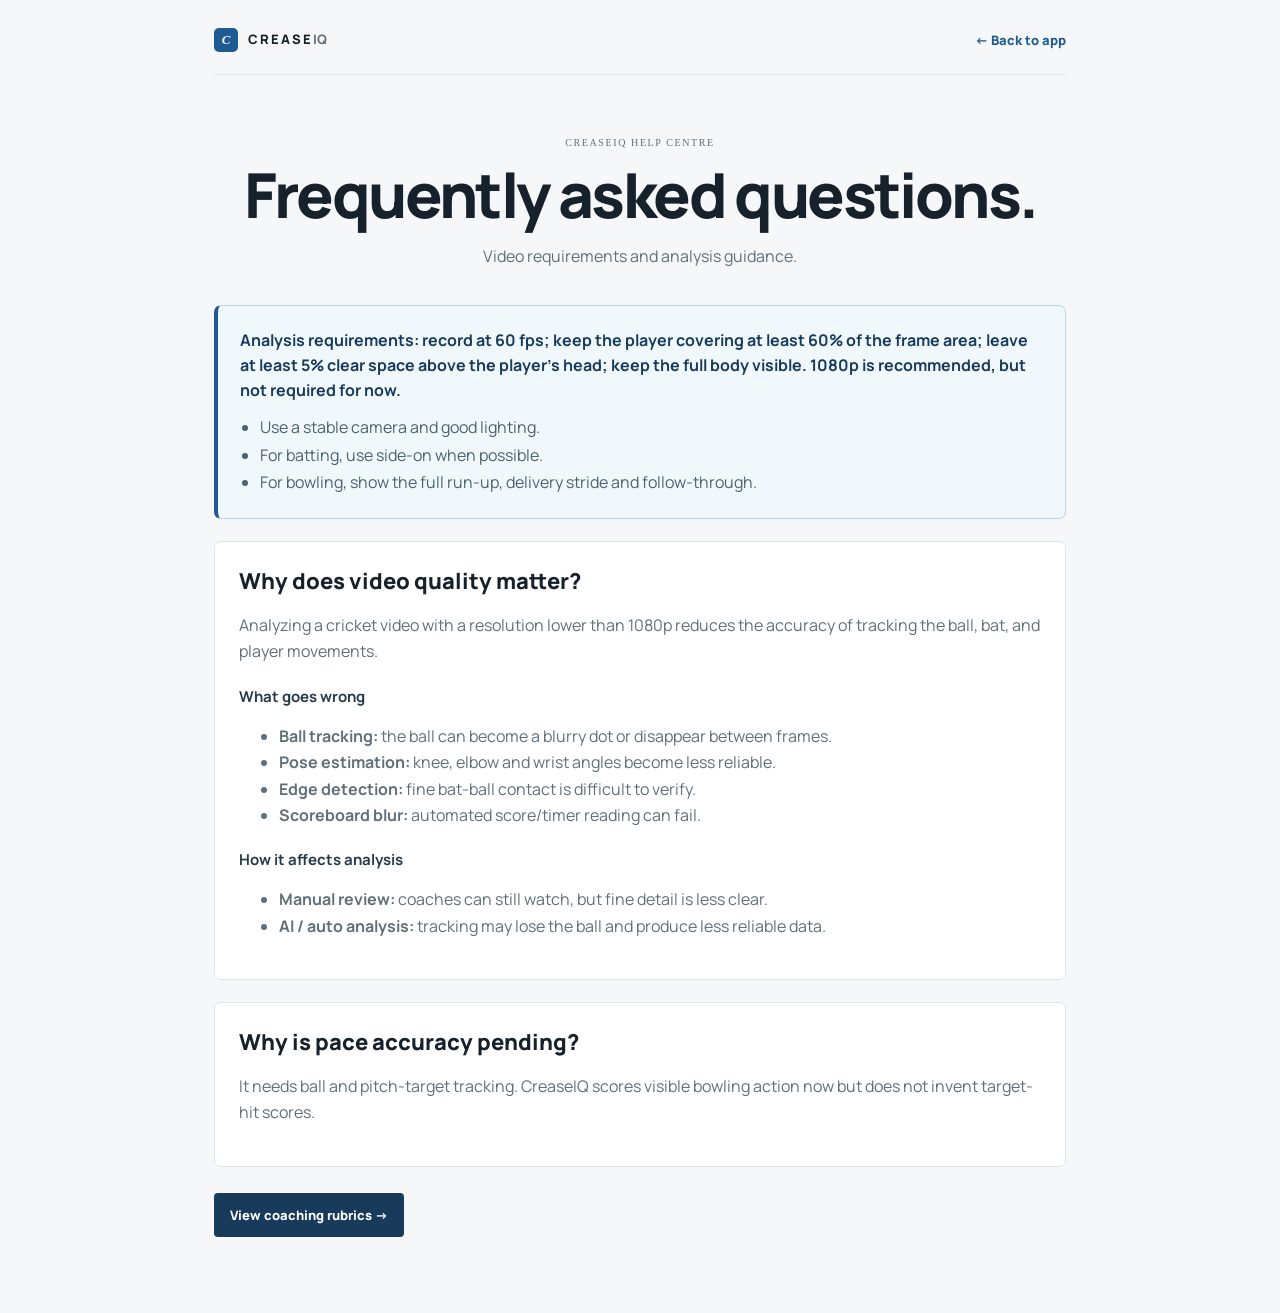
<file: faq.html>
<!doctype html><html lang="en"><head><meta charset="UTF-8"><meta name="viewport" content="width=device-width,initial-scale=1"><title>CreaseIQ FAQ</title><link rel="preconnect" href="https://fonts.googleapis.com"><link rel="preconnect" href="https://fonts.gstatic.com" crossorigin><link href="https://fonts.googleapis.com/css2?family=Manrope:wght@400;600;700;800&display=swap" rel="stylesheet"><link rel="stylesheet" href="styles.css"><style>.page{max-width:900px;margin:auto;padding:28px 24px 76px}.top{display:flex;justify-content:space-between;align-items:center;border-bottom:1px solid #dfe5e8;padding-bottom:22px}.top a{text-decoration:none}.back,.go{color:#1d5b92;font-size:13px;font-weight:800}.hero{padding:50px 0 20px}.hero h1{font:800 clamp(38px,6vw,62px)/1.05 Manrope,sans-serif;letter-spacing:-2.6px;margin:10px 0}.hero p,.card p,.card li{color:#60707a;line-height:1.65}.requirements{padding:22px;border:1px solid #b9d9e9;border-left:4px solid #1d5b92;border-radius:7px;background:#f1f8fc}.requirements strong{display:block;color:#183b5b;line-height:1.55}.requirements ul{margin:12px 0 0;padding-left:20px;color:#4c626f;line-height:1.7}.card{border:1px solid #dfe5e8;border-radius:7px;padding:24px;margin-top:22px;background:#fff}.card h2{font:800 22px Manrope,sans-serif;margin:0 0 10px}.card h3{font-size:15px;margin:21px 0 6px;color:#263b4a}.button{display:inline-block;margin-top:26px;background:#183b5b;border-radius:4px;color:#fff;text-decoration:none;padding:13px 16px;font-weight:800;font-size:13px}</style></head><body><main class="page"><nav class="top"><a class="brand" href="index.html"><span class="brand-ball">C</span> CREASE<span>IQ</span></a><a class="back" href="index.html">← Back to app</a></nav><header class="hero"><p class="overline">CREASEIQ HELP CENTRE</p><h1>Frequently asked questions.</h1><p>Video requirements and analysis guidance.</p></header><section class="requirements"><strong>Analysis requirements: record at 60 fps; keep the player covering at least 60% of the frame area; leave at least 5% clear space above the player’s head; keep the full body visible. 1080p is recommended, but not required for now.</strong><ul><li>Use a stable camera and good lighting.</li><li>For batting, use side-on when possible.</li><li>For bowling, show the full run-up, delivery stride and follow-through.</li></ul></section><section class="card"><h2>Why does video quality matter?</h2><p>Analyzing a cricket video with a resolution lower than 1080p reduces the accuracy of tracking the ball, bat, and player movements.</p><h3>What goes wrong</h3><ul><li><b>Ball tracking:</b> the ball can become a blurry dot or disappear between frames.</li><li><b>Pose estimation:</b> knee, elbow and wrist angles become less reliable.</li><li><b>Edge detection:</b> fine bat-ball contact is difficult to verify.</li><li><b>Scoreboard blur:</b> automated score/timer reading can fail.</li></ul><h3>How it affects analysis</h3><ul><li><b>Manual review:</b> coaches can still watch, but fine detail is less clear.</li><li><b>AI / auto analysis:</b> tracking may lose the ball and produce less reliable data.</li></ul></section><section class="card"><h2>Why is pace accuracy pending?</h2><p>It needs ball and pitch-target tracking. CreaseIQ scores visible bowling action now but does not invent target-hit scores.</p></section><a class="button" href="rubrics.html">View coaching rubrics →</a></main></body></html>
</file>
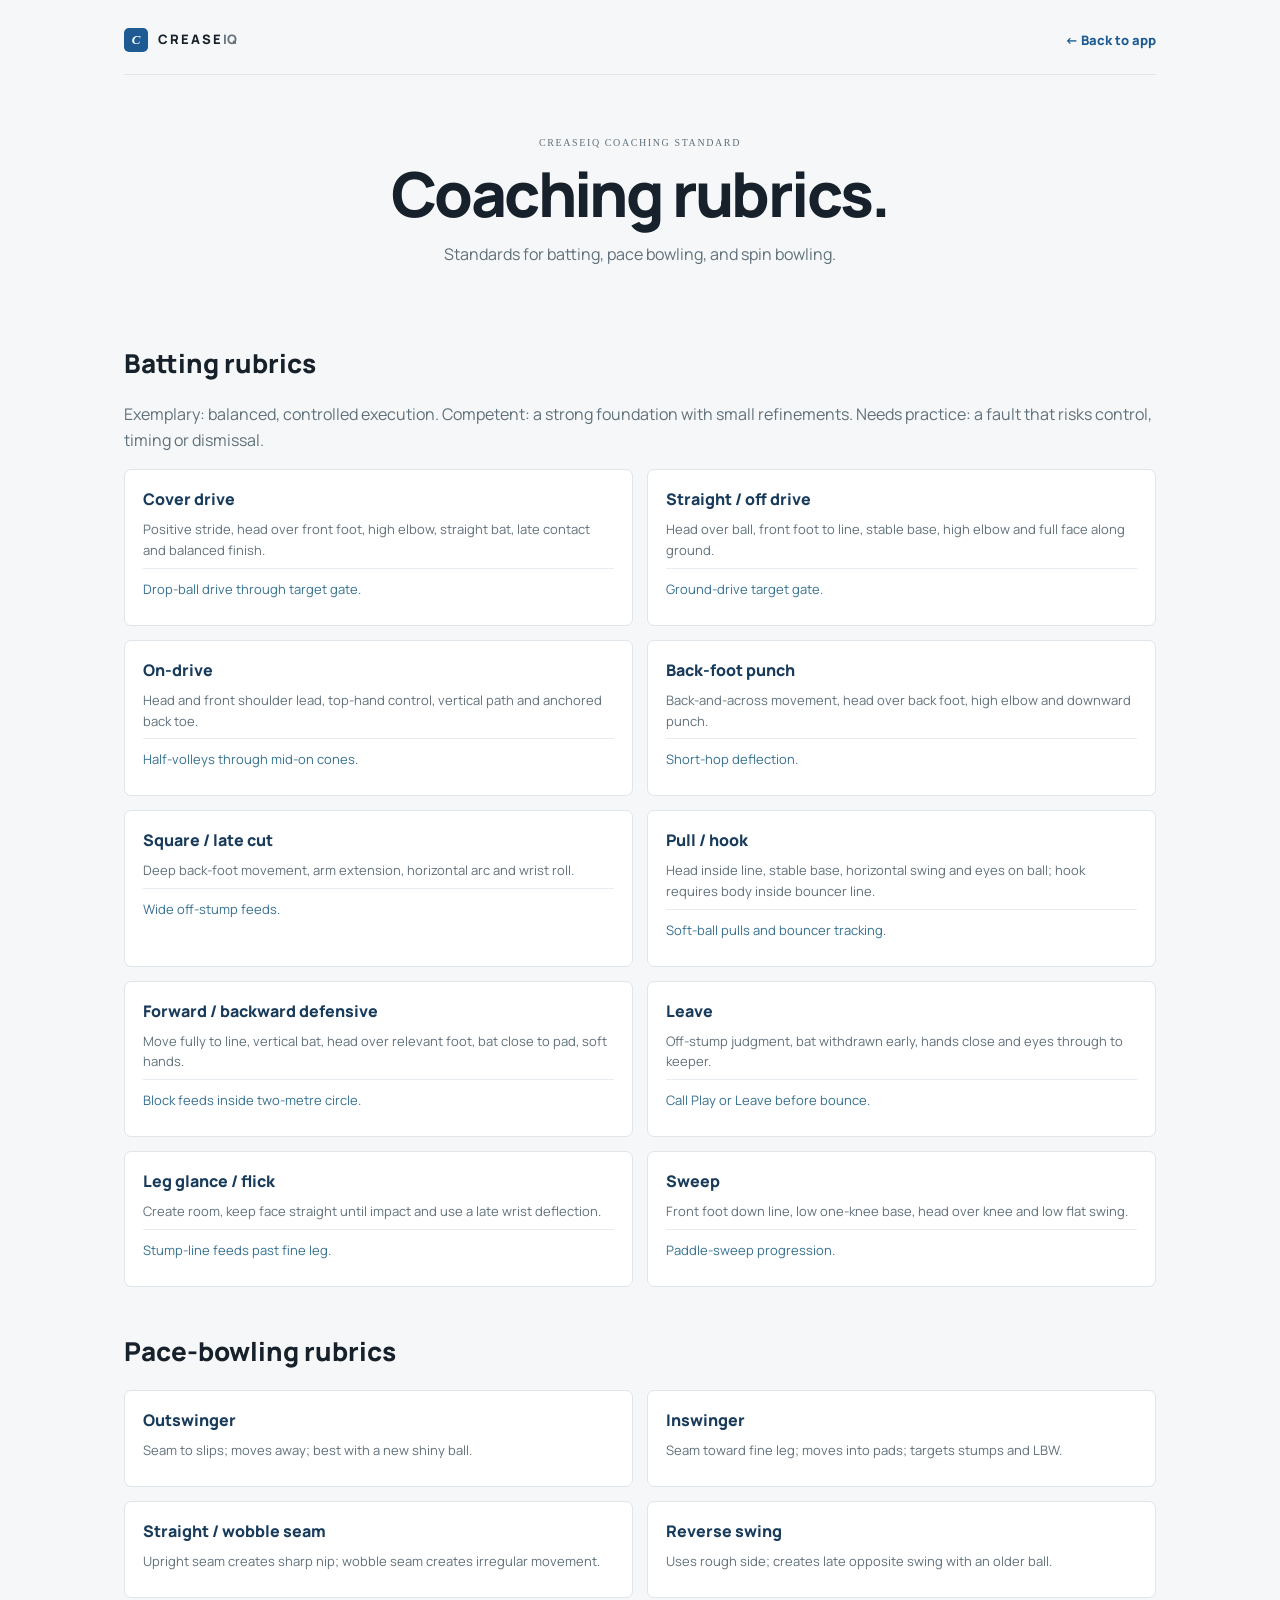
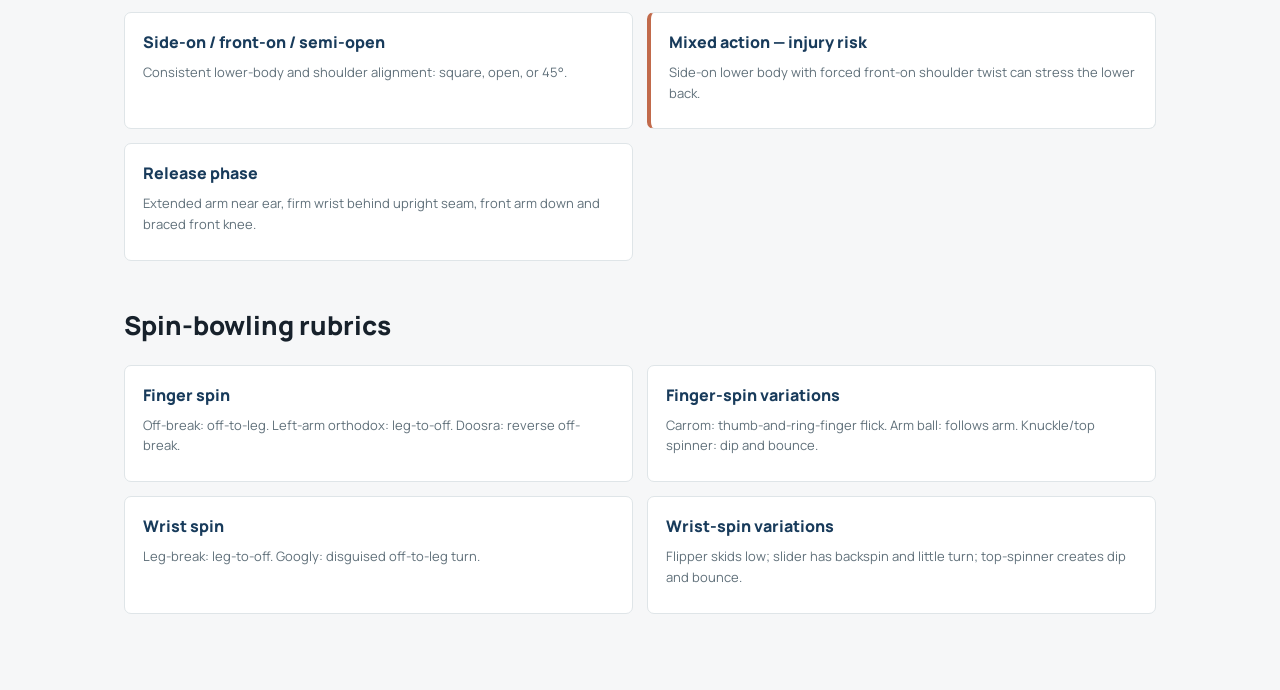
<file: rubrics.html>
<!doctype html><html lang="en"><head><meta charset="UTF-8"><meta name="viewport" content="width=device-width,initial-scale=1"><title>CreaseIQ Coaching Rubrics</title><link rel="preconnect" href="https://fonts.googleapis.com"><link rel="preconnect" href="https://fonts.gstatic.com" crossorigin><link href="https://fonts.googleapis.com/css2?family=Manrope:wght@400;600;700;800&display=swap" rel="stylesheet"><link rel="stylesheet" href="styles.css"><style>.page{max-width:1080px;margin:auto;padding:28px 24px 76px}.top{display:flex;justify-content:space-between;align-items:center;border-bottom:1px solid #dfe5e8;padding-bottom:22px}.top a{text-decoration:none}.back{color:#1d5b92;font-size:13px;font-weight:800}.hero{padding:50px 0 15px}.hero h1{font:800 clamp(38px,6vw,62px)/1.05 Manrope,sans-serif;letter-spacing:-2.6px;margin:10px 0}.hero p,.intro,.card p{color:#60707a;line-height:1.6}.section{margin-top:46px}.section h2{font:800 26px Manrope,sans-serif}.grid{display:grid;grid-template-columns:repeat(2,minmax(0,1fr));gap:14px}.card{border:1px solid #dfe5e8;border-radius:7px;padding:18px;background:#fff}.card h3{margin:0 0 9px;color:#183b5b;font:800 16px Manrope,sans-serif}.card p{margin:7px 0;font-size:13px}.drill{border-top:1px solid #e6ecef;padding-top:10px;color:#367090!important}.risk{border-left:4px solid #c16a4b}@media(max-width:680px){.grid{grid-template-columns:1fr}.page{padding:24px 16px}}</style></head><body><main class="page"><nav class="top"><a class="brand" href="index.html"><span class="brand-ball">C</span> CREASE<span>IQ</span></a><a class="back" href="index.html">← Back to app</a></nav><header class="hero"><p class="overline">CREASEIQ COACHING STANDARD</p><h1>Coaching rubrics.</h1><p>Standards for batting, pace bowling, and spin bowling.</p></header><section class="section"><h2>Batting rubrics</h2><p class="intro">Exemplary: balanced, controlled execution. Competent: a strong foundation with small refinements. Needs practice: a fault that risks control, timing or dismissal.</p><div class="grid"><article class="card"><h3>Cover drive</h3><p>Positive stride, head over front foot, high elbow, straight bat, late contact and balanced finish.</p><p class="drill">Drop-ball drive through target gate.</p></article><article class="card"><h3>Straight / off drive</h3><p>Head over ball, front foot to line, stable base, high elbow and full face along ground.</p><p class="drill">Ground-drive target gate.</p></article><article class="card"><h3>On-drive</h3><p>Head and front shoulder lead, top-hand control, vertical path and anchored back toe.</p><p class="drill">Half-volleys through mid-on cones.</p></article><article class="card"><h3>Back-foot punch</h3><p>Back-and-across movement, head over back foot, high elbow and downward punch.</p><p class="drill">Short-hop deflection.</p></article><article class="card"><h3>Square / late cut</h3><p>Deep back-foot movement, arm extension, horizontal arc and wrist roll.</p><p class="drill">Wide off-stump feeds.</p></article><article class="card"><h3>Pull / hook</h3><p>Head inside line, stable base, horizontal swing and eyes on ball; hook requires body inside bouncer line.</p><p class="drill">Soft-ball pulls and bouncer tracking.</p></article><article class="card"><h3>Forward / backward defensive</h3><p>Move fully to line, vertical bat, head over relevant foot, bat close to pad, soft hands.</p><p class="drill">Block feeds inside two-metre circle.</p></article><article class="card"><h3>Leave</h3><p>Off-stump judgment, bat withdrawn early, hands close and eyes through to keeper.</p><p class="drill">Call Play or Leave before bounce.</p></article><article class="card"><h3>Leg glance / flick</h3><p>Create room, keep face straight until impact and use a late wrist deflection.</p><p class="drill">Stump-line feeds past fine leg.</p></article><article class="card"><h3>Sweep</h3><p>Front foot down line, low one-knee base, head over knee and low flat swing.</p><p class="drill">Paddle-sweep progression.</p></article></div></section><section class="section"><h2>Pace-bowling rubrics</h2><div class="grid"><article class="card"><h3>Outswinger</h3><p>Seam to slips; moves away; best with a new shiny ball.</p></article><article class="card"><h3>Inswinger</h3><p>Seam toward fine leg; moves into pads; targets stumps and LBW.</p></article><article class="card"><h3>Straight / wobble seam</h3><p>Upright seam creates sharp nip; wobble seam creates irregular movement.</p></article><article class="card"><h3>Reverse swing</h3><p>Uses rough side; creates late opposite swing with an older ball.</p></article><article class="card"><h3>Side-on / front-on / semi-open</h3><p>Consistent lower-body and shoulder alignment: square, open, or 45°.</p></article><article class="card risk"><h3>Mixed action — injury risk</h3><p>Side-on lower body with forced front-on shoulder twist can stress the lower back.</p></article><article class="card"><h3>Release phase</h3><p>Extended arm near ear, firm wrist behind upright seam, front arm down and braced front knee.</p></article></div></section><section class="section"><h2>Spin-bowling rubrics</h2><div class="grid"><article class="card"><h3>Finger spin</h3><p>Off-break: off-to-leg. Left-arm orthodox: leg-to-off. Doosra: reverse off-break.</p></article><article class="card"><h3>Finger-spin variations</h3><p>Carrom: thumb-and-ring-finger flick. Arm ball: follows arm. Knuckle/top spinner: dip and bounce.</p></article><article class="card"><h3>Wrist spin</h3><p>Leg-break: leg-to-off. Googly: disguised off-to-leg turn.</p></article><article class="card"><h3>Wrist-spin variations</h3><p>Flipper skids low; slider has backspin and little turn; top-spinner creates dip and bounce.</p></article></div></section></main></body></html>
</file>
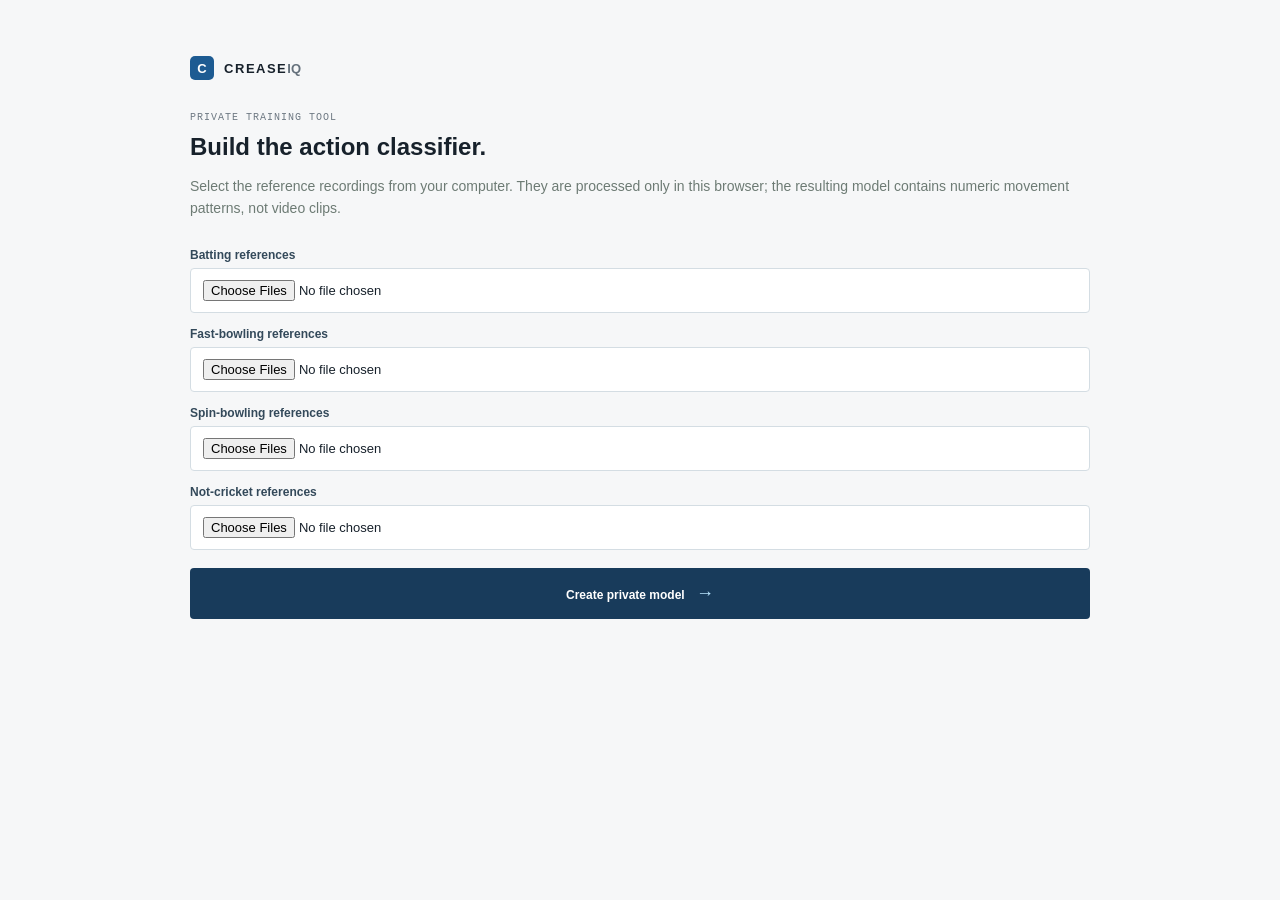
<file: train.html>
<!doctype html>
<html lang="en">
  <head>
    <meta charset="UTF-8" />
    <meta name="viewport" content="width=device-width, initial-scale=1.0" />
    <title>CreaseIQ — Private action trainer</title>
    <link rel="preconnect" href="https://fonts.googleapis.com" />
    <link rel="preconnect" href="https://fonts.gstatic.com" crossorigin />
    <link href="https://fonts.googleapis.com/css2?family=DM+Mono:wght@400;500&family=Manrope:wght@400;500;600;700;800&family=Source+Serif+4:opsz,wght@8..60,600;8..60,700;8..60,800&display=swap" rel="stylesheet" />
    <link rel="stylesheet" href="styles.css" />
    <link rel="stylesheet" href="professional.css" />
  </head>
  <body>
    <main class="container" style="padding-block:56px 80px;max-width:900px">
      <a class="brand" href="index.html"><span class="brand-ball">C</span> CREASE<span>IQ</span></a>
      <section class="profile-view" style="margin-top:32px">
        <p class="overline">PRIVATE TRAINING TOOL</p>
        <h1 style="margin:10px 0 12px">Build the action classifier.</h1>
        <p class="modal-copy">Select the reference recordings from your computer. They are processed only in this browser; the resulting model contains numeric movement patterns, not video clips.</p>
        <form id="trainerForm" class="profile-form" style="margin-top:28px">
          <label>Batting references<input type="file" id="battingFiles" accept="video/*" multiple required /></label>
          <label>Fast-bowling references<input type="file" id="fastFiles" accept="video/*" multiple required /></label>
          <label>Spin-bowling references<input type="file" id="spinFiles" accept="video/*" multiple required /></label>
          <label>Not-cricket references<input type="file" id="otherFiles" accept="video/*" multiple required /></label>
          <button class="primary-button analyze-button" type="submit">Create private model <span>→</span></button>
          <p id="trainerStatus" class="upload-status" aria-live="polite"></p>
        </form>
        <div id="trainerResult" hidden style="margin-top:26px"><p class="modal-copy">Training complete. Download the model and attach the downloaded JSON here. I will add only that model file to CreaseIQ.</p><button id="downloadModel" class="primary-button analyze-button">Download model <span>↓</span></button></div>
      </section>
    </main>
    <script type="module" src="train.js"></script>
  </body>
</html>
</file>
<file: styles.css>
:root{--ink:#122722;--paper:#f7f5ed;--lime:#d7fa63;--muted:#71817a;--line:#d8ddd3;--orange:#ff7355}*{box-sizing:border-box}html{scroll-behavior:smooth}body{margin:0;background:var(--paper);color:var(--ink);font-family:'DM Sans',sans-serif}.container{width:min(1180px,calc(100% - 48px));margin:auto}.page-glow{position:absolute;border-radius:50%;filter:blur(1px);pointer-events:none}.glow-one{width:360px;height:360px;right:-100px;top:60px;background:#e7f5b0;opacity:.45}.glow-two{width:220px;height:220px;left:-100px;top:580px;background:#d8ede5;opacity:.65}.nav{height:88px;display:flex;justify-content:space-between;align-items:center;position:relative;z-index:1}.brand{color:var(--ink);text-decoration:none;font-weight:700;letter-spacing:1.7px;font-size:15px}.brand>span:not(.brand-ball){color:#617068}.brand-ball{display:inline-grid;place-items:center;width:24px;height:24px;margin-right:5px;border-radius:50%;background:var(--orange);color:#fff;font-family:Georgia;font-style:italic;letter-spacing:0}.nav-links{display:flex;align-items:center;gap:28px;font-size:14px}.nav-links a,.link-button{color:#52625c;text-decoration:none;border:0;background:none;font:inherit;cursor:pointer}.nav-cta,.primary-button{border:0;background:var(--ink);color:#fff;padding:12px 17px;border-radius:5px;font:600 14px 'DM Sans';cursor:pointer;transition:.2s}.nav-cta span,.primary-button span{margin-left:8px;color:var(--lime);font-size:18px}.nav-cta:hover,.primary-button:hover{transform:translateY(-2px);box-shadow:0 7px 15px #12272225}.hero{text-align:center;padding:78px 0 80px;position:relative}.eyebrow,.overline{font:500 11px 'DM Mono';letter-spacing:1.4px;color:#6f7d75}.eyebrow{display:flex;justify-content:center;align-items:center;gap:8px}.eyebrow span{background:var(--orange);height:7px;width:7px;border-radius:50%}.hero h1,.how h2{font:800 clamp(48px,7vw,82px)/.98 'Playfair Display',serif;letter-spacing:-3.5px;margin:18px 0 21px}.hero h1 em,.how h2 em{color:#507d6d;font-weight:700}.hero-copy{max-width:490px;margin:auto;color:#60716a;line-height:1.65;font-size:17px}.hero-actions{display:flex;justify-content:center;gap:27px;align-items:center;margin-top:31px}.primary-button{padding:15px 20px}.play-button{border:0;background:transparent;font:600 14px 'DM Sans';color:var(--ink);cursor:pointer}.play-button i{display:inline-grid;place-items:center;width:27px;height:27px;border:1px solid #b8c3b8;border-radius:50%;font-size:9px;font-style:normal;margin-right:7px}.trust{display:flex;justify-content:center;align-items:center;gap:10px;margin-top:42px;color:#71817a;font-size:12px}.avatars{display:flex}.avatars b{border:2px solid var(--paper);border-radius:50%;height:25px;width:25px;margin-left:-6px;display:grid;place-items:center;font-size:7px;background:#e4a47a;color:white}.avatars b:nth-child(2){background:#718e7d}.avatars b:nth-child(3){background:#516c96}.avatars b:nth-child(4){background:var(--ink);font-size:8px}.dashboard-wrap{position:relative;display:grid;grid-template-columns:220px 1fr;min-height:620px;background:#fff;border:1px solid #dfe3da;border-radius:11px;box-shadow:0 25px 40px #354d3e14;overflow:hidden}.sidebar{padding:27px 16px;background:#f0f1e8;border-right:1px solid #dfe3da;display:flex;flex-direction:column}.sidebar-user{display:flex;align-items:center;gap:9px;padding:0 8px 30px;border-bottom:1px solid #d7dcd3}.player-avatar{height:34px;width:34px;border-radius:50%;display:grid;place-items:center;background:#e8b092;font-size:10px;font-weight:bold;color:white}.sidebar-user strong{display:block;font-size:13px}.sidebar-user small{font-size:11px;color:#7d8983}.side-menu{display:grid;gap:5px;padding-top:22px}.side-menu button{border:0;background:transparent;text-align:left;color:#708078;padding:10px 9px;border-radius:4px;font:500 13px 'DM Sans';cursor:pointer}.side-menu button span{font-size:16px;margin-right:8px}.side-menu button.active{background:#d9ef91;color:#173129;font-weight:700}.side-bottom{margin-top:auto;padding:14px 8px 2px}.side-bottom small{display:block;font:10px 'DM Mono';color:#87938d}.side-bottom strong{display:block;font-size:12px;margin:7px 0}.side-bottom button{border:0;background:none;padding:0;color:#497663;font:600 11px 'DM Sans';cursor:pointer}.dashboard-main{padding:34px 38px}.analysis-header,.section-title{display:flex;align-items:center;justify-content:space-between}.analysis-header h2{font:700 25px 'Playfair Display';margin:6px 0}.success{font:500 10px 'DM Sans';color:#4d9275;background:#e8f5e8;border-radius:20px;padding:4px 8px;vertical-align:middle}.text-action,.section-title button{border:0;background:none;color:#3e7864;font:600 12px 'DM Sans';cursor:pointer}.analysis-grid{display:grid;grid-template-columns:1.38fr .75fr;gap:18px;margin-top:21px}.video-card,.score-card{border:1px solid #e0e4dc;border-radius:7px;overflow:hidden}.video-placeholder{height:252px;position:relative;background:linear-gradient(125deg,#486d56,#8eb174 55%,#e5c982);overflow:hidden}.pitch-lines:after,.pitch-lines:before{content:"";position:absolute;width:150%;height:1px;background:#f7f1ce90;left:-10%;bottom:33%;transform:rotate(-22deg)}.pitch-lines:before{bottom:13%;transform:rotate(-22deg)}.batter{position:absolute;left:45%;top:43%;width:70px;height:105px;transform:rotate(6deg)}.head{background:#442e21;border-radius:50%;width:20px;height:20px;position:absolute;left:24px}.torso{position:absolute;top:18px;left:19px;width:32px;height:42px;background:#f4f5e9;border-radius:14px 14px 4px 4px}.batter i{position:absolute;display:block;height:9px;background:#f2f3e8;border-radius:8px;transform-origin:left center}.left-arm{width:37px;top:27px;left:23px;transform:rotate(35deg)}.right-arm{width:36px;top:28px;left:45px;transform:rotate(-25deg)}.left-leg,.right-leg{width:48px;top:56px;left:29px;transform:rotate(76deg)}.right-leg{left:22px;transform:rotate(106deg)}.bat{width:76px;height:6px!important;top:17px;left:67px;background:#e5c17f!important;transform:rotate(-14deg)}.video-play{position:absolute;left:50%;top:50%;transform:translate(-50%,-50%);height:52px;width:52px;border:1px solid #fff9;border-radius:50%;background:#17382aab;color:white;cursor:pointer}.clip-label{position:absolute;bottom:13px;left:14px;font:10px 'DM Mono';color:white}.video-footer{padding:12px 14px;display:flex;justify-content:space-between;font-size:11px;color:#849087}.video-footer button{font:600 11px 'DM Sans';color:#3d7361;border:0;background:none;cursor:pointer}.score-card{padding:21px 20px}.score{display:flex;align-items:baseline;margin:9px 0}.score span{font:700 64px/.9 'Playfair Display';letter-spacing:-3px}.score small{color:#8a978f;font:11px 'DM Mono';margin-left:4px}.score-line{height:6px;border-radius:8px;background:#e7ece5;margin:18px 0 8px}.score-line span{display:block;width:78%;height:100%;background:var(--lime);border-radius:8px}.up{font-size:10px;color:#3e8c6c;margin:0}.rating-list{border-top:1px solid #e4e8e0;margin-top:21px;padding-top:9px}.rating-list div{display:flex;justify-content:space-between;padding:5px 0;color:#65756e;font-size:11px}.rating-list b{color:var(--ink)}.findings{margin-top:34px}.section-title h3{margin:6px 0 13px;font:700 21px 'Playfair Display'}.finding-cards{display:grid;grid-template-columns:1fr 1fr;gap:12px}.finding{border:1px solid #e0e5dd;border-radius:7px;padding:16px;display:grid;grid-template-columns:34px 1fr;column-gap:10px;position:relative}.finding.focus{background:#fbfdf3;border-color:#d5e7aa}.finding-icon{font:500 11px 'DM Mono';color:#72817a;background:#e7ede0;width:28px;height:28px;display:grid;place-items:center;border-radius:3px}.focus .finding-icon{background:var(--lime)}.tag{font:500 8px 'DM Mono';letter-spacing:.8px;color:#c55a44}.tag.neutral{color:#5d8572}.finding h4{font-size:13px;margin:6px 0}.finding p{font-size:11px;color:#718078;line-height:1.45;margin:0;padding-right:5px}.finding a{grid-column:2;color:#3d7865;text-decoration:none;font-size:11px;font-weight:600;margin-top:12px}.how{padding:130px 0 106px;display:grid;grid-template-columns:.82fr 1.3fr;gap:80px}.how .eyebrow{justify-content:flex-start}.how h2{font-size:54px;letter-spacing:-2.5px}.steps{display:grid;grid-template-columns:repeat(3,1fr);gap:23px;padding-top:35px}.steps article{border-top:1px solid #b9c5ba;padding-top:17px}.steps b{font:500 12px 'DM Mono';color:#4e8873}.steps h3{font-size:16px;margin:17px 0 10px}.steps p{color:#71817a;font-size:13px;line-height:1.55}.footer{border-top:1px solid #d7ddd3;padding:30px 0 40px;display:flex;align-items:center;justify-content:space-between;font-size:12px;color:#71817a}.upload-modal,.demo-modal{display:none;position:fixed;inset:0;z-index:10;align-items:center;justify-content:center}.upload-modal.open,.demo-modal.open{display:flex}.modal-backdrop{position:absolute;inset:0;background:#10251ddb;backdrop-filter:blur(4px)}.modal{width:min(510px,calc(100% - 32px));position:relative;background:#f9f9f2;border-radius:9px;padding:38px;box-shadow:0 25px 80px #0008}.modal h2{font:700 34px 'Playfair Display';margin:10px 0}.modal-copy{font-size:14px;line-height:1.6;color:#6d7b74}.close{position:absolute;right:14px;top:10px;border:0;background:none;color:#53635b;font-size:27px;cursor:pointer}.dropzone{height:170px;margin:24px 0 17px;border:1.5px dashed #aebcaf;border-radius:6px;background:#f2f6e7;display:flex;flex-direction:column;align-items:center;justify-content:center;cursor:pointer}.dropzone.drag{background:#e4f7b2;border-color:#57836c}.upload-mark{height:29px;width:29px;border-radius:50%;display:grid;place-items:center;background:var(--lime);font-size:18px}.dropzone strong{font-size:14px;margin:9px}.dropzone small{color:#78857d;font-size:11px}.shot-types{display:flex;gap:7px}.shot-types button{border:1px solid #d8dfd5;background:white;border-radius:3px;padding:8px 11px;color:#607068;font:12px 'DM Sans';cursor:pointer}.shot-types button.selected{border-color:#7da66e;background:#eff8cc;color:#254737;font-weight:700}.analyze-button{width:100%;margin-top:20px}.analyze-button:disabled{opacity:.42;cursor:not-allowed;transform:none;box-shadow:none}.upload-status{text-align:center;min-height:18px;font-size:12px;color:#3d7865;margin:10px 0 0}.sample-bars{padding:10px 0}.sample-bars div{display:grid;grid-template-columns:1fr 130px 25px;align-items:center;gap:10px;font-size:12px;margin:18px 0}.sample-bars i{height:7px;background:#dfe7dc;border-radius:5px}.sample-bars i b{display:block;height:100%;background:#8caf70;border-radius:5px}.sample-bars strong{font:500 11px 'DM Mono'}
@media(max-width:760px){.container{width:min(100% - 30px,1180px)}.nav-links>a,.nav-links>.link-button{display:none}.nav{height:74px}.hero{padding:57px 0 56px}.hero h1{letter-spacing:-2.5px}.dashboard-wrap{display:block}.sidebar{display:none}.dashboard-main{padding:25px 18px}.analysis-grid,.finding-cards,.how{grid-template-columns:1fr}.score-card{padding:18px}.video-placeholder{height:220px}.how{padding:80px 0 60px;gap:20px}.steps{padding-top:0}.footer{flex-wrap:wrap;gap:16px}.footer p{order:3;width:100%}.modal{padding:30px 23px}.hero-actions{gap:14px;flex-direction:column}.analysis-header h2{font-size:22px}.finding{padding:14px}.nav-cta{padding:10px 11px;font-size:12px}.analysis-options{grid-template-columns:1fr}}
/* Premium sports-tech typography and functional upload UI */
body{font-family:'Manrope',Arial,sans-serif}.hero h1,.how h2,.modal h2,.analysis-header h2,.score span,.section-title h3{font-family:'Source Serif 4',Georgia,serif}.nav-cta,.primary-button,.play-button,.shot-types button{font-family:'Manrope',Arial,sans-serif}.video-preview{position:relative;margin:24px 0 17px;border:1px solid #dbe1d8;border-radius:6px;overflow:hidden;background:#172a24}.video-preview video{display:block;width:100%;max-height:210px}.clip-meta{position:absolute;bottom:11px;left:11px;background:#122722d9;color:#fff;padding:5px 8px;border-radius:3px;font:10px 'DM Mono'}.replace-clip{position:absolute;top:10px;right:10px;border:0;border-radius:3px;background:#fff;color:#274538;padding:6px 9px;font:700 10px 'Manrope';cursor:pointer}.analysis-options{display:grid;grid-template-columns:1fr 1fr;gap:12px;margin-bottom:16px}.analysis-options label{display:block;color:#607068;font-size:11px;font-weight:700}.analysis-options select{display:block;width:100%;margin-top:6px;padding:10px;border:1px solid #d8dfd5;border-radius:3px;background:#fff;color:#294539;font:600 12px 'Manrope'}.processing-modal{display:none;position:fixed;inset:0;z-index:10;align-items:center;justify-content:center}.processing-modal.open{display:flex}.processing-box{text-align:center}.quality-checks{text-align:left;border-top:1px solid #dce3da;margin:24px 0 3px}.quality-checks div{display:flex;justify-content:space-between;padding:10px 0;border-bottom:1px solid #dce3da;font-size:12px}.quality-checks span:last-child{color:#398067;font-weight:700}
body{font-family:'Manrope',Arial,sans-serif;color:#17212b;background:#f6f7f8}body *{letter-spacing:normal}.page-glow{display:none}.nav{height:82px;border-bottom:1px solid #e2e6e9}.brand{font-size:13px;font-weight:800;letter-spacing:2px;color:#17212b}.brand>span:not(.brand-ball){color:#65717c}.brand-ball{background:#1d5b92;border-radius:5px;font-family:'Source Serif 4',Georgia,serif}.nav-links{font-size:12px;font-weight:700}.nav-cta,.primary-button{background:#183b5b;border-radius:4px;font-family:'Manrope',Arial,sans-serif;font-size:12px;font-weight:800;letter-spacing:.1px}.nav-cta span,.primary-button span{color:#b9e6ff}.hero{padding:92px 0 76px}.eyebrow,.overline{color:#6d7882;font-size:10px;letter-spacing:1.6px}.eyebrow span{background:#1d5b92;width:6px;height:6px}.hero h1,.how h2,.modal h2,.analysis-header h2,.score span,.section-title h3{font-family:'Manrope',Arial,sans-serif;font-style:normal;letter-spacing:-2.8px}.hero h1{font-size:clamp(48px,6.3vw,74px);font-weight:800;line-height:1.03}.hero h1 em,.how h2 em{color:#1d5b92;font-style:normal}.hero-copy{font-size:15px;color:#66737e}.trust{color:#74808a}.dashboard-wrap{border-radius:8px;box-shadow:0 18px 42px #1c2a3612;border-color:#dfe5e8}.sidebar{background:#f1f4f5;border-color:#dfe5e8}.side-menu button{font-family:'Manrope',Arial,sans-serif;font-size:12px;font-weight:600;color:#62717c}.side-menu button.active{background:#dceef8;color:#183b5b}.side-bottom button,.text-action,.section-title button{color:#1d5b92}.dashboard-main{padding:35px 39px}.analysis-header h2{font-size:23px;font-weight:800;letter-spacing:-1px}.success{background:#e2f3ea;color:#267052}.video-card,.score-card,.finding{border-color:#e0e6e9;border-radius:6px}.score-card{background:#fbfcfc}.score span{font-size:59px;font-weight:800}.score-line span{background:#72b9dd}.finding.focus{background:#f3f8fb;border-color:#c9e2ef}.focus .finding-icon{background:#d8edf8;color:#1d5b92}.finding h4{font-size:12px}.finding a{color:#1d5b92}.how{padding-top:118px}.how h2{font-size:48px;font-weight:800}.steps h3{font-size:15px}.footer{border-color:#dfe5e8;color:#78838c}.modal{background:#fff;border-radius:8px}.modal h2{font-weight:800;letter-spacing:-1.3px}.dropzone{background:#f6fafc;border-color:#b9cad4}.dropzone[hidden]{display:none}.dropzone.drag{background:#e6f3f9;border-color:#3977a1}.upload-mark{background:#d9edf8;color:#1d5b92}.shot-types button{font-family:'Manrope',Arial,sans-serif;font-weight:700}.shot-types button.selected{background:#e4f2f9;border-color:#99c8df;color:#1d5b92}.analysis-options select{font-family:'Manrope',Arial,sans-serif;color:#263a4a;border-color:#d8e1e6}.analysis-options .batting-technique-hidden,.analysis-options .delivery-type-hidden{display:none}.batting-technique-hidden+label{grid-column:1/-1}.delivery-mode .batting-technique-hidden+label{grid-column:auto}.delivery-rubric{margin:0 0 16px;padding:13px 15px;border:1px solid #d9e5eb;border-left:3px solid #3977a1;border-radius:5px;background:#f6fafc;color:#52616c;font-size:11px;line-height:1.45}.delivery-rubric[hidden]{display:none}.delivery-rubric strong{display:block;color:#183b5b;font-size:12px;margin-bottom:7px}.delivery-rubric div{display:grid;grid-template-columns:92px 1fr;gap:8px;padding:3px 0}.delivery-rubric span{font-weight:800;color:#304f68}.delivery-rubric p{margin:0}.quality-checks span:last-child{color:#1d5b92}
</file>
<file: professional.css>
/* One reliable system typeface: clean in local/offline browser previews. */
body, button, input, select {
  font-family: "Segoe UI", Arial, sans-serif !important;
  letter-spacing: 0 !important;
}

h1, h2, h3, h4, p { font-family: "Segoe UI", Arial, sans-serif !important; }

.hero h1, .how h2 {
  font-weight: 800 !important;
  letter-spacing: -1.8px !important;
  line-height: 1.08 !important;
}

.hero h1 em, .how h2 em { font-style: normal !important; }

.analysis-header h2, .section-title h3, .modal h2, .score span {
  font-family: "Segoe UI", Arial, sans-serif !important;
  font-weight: 750 !important;
  letter-spacing: -0.7px !important;
  line-height: 1.15 !important;
}

.overline, .eyebrow, .tag, .clip-label, .clip-meta {
  font-family: Consolas, "Courier New", monospace !important;
  letter-spacing: 1px !important;
}

.brand { font-family: "Segoe UI", Arial, sans-serif !important; letter-spacing: 1.5px !important; }
.brand-ball { font-family: "Segoe UI", Arial, sans-serif !important; font-style: normal !important; }

.info-list { margin: 20px 0 0; padding: 14px 0 2px 18px; border-top: 1px solid #e4e9ec; color: #526473; font-size: 13px; line-height: 1.9; text-align: left; }
.analysis-options label:last-child { grid-column: 1 / -1; }
.profile-form { display: grid; gap: 14px; margin-top: 22px; text-align: left; }
.profile-form label { display: grid; gap: 6px; color: #33495a; font-size: 12px; font-weight: 700; }
.profile-form label span { color: #7b8790; font-weight: 500; }
.profile-form input, .profile-form select { width: 100%; border: 1px solid #d4dde3; border-radius: 4px; background: #fff; color: #17212b; font-size: 13px; padding: 11px 12px; }
.profile-form input:focus, .profile-form select:focus { border-color: #3977a1; outline: 2px solid #dceef8; }
.profile-form .analyze-button { margin-top: 4px; }
.profile-nav-button { width: 34px; height: 34px; border: 1px solid #cbd8e0; border-radius: 50%; background: #e5f1f8; color: #183b5b; font: 800 10px "Segoe UI", Arial, sans-serif; cursor: pointer; }
.profile-nav-button:hover { border-color: #3977a1; background: #d9edf8; }
.profile-hero { display: flex; align-items: center; gap: 14px; text-align: left; margin: 7px 0 24px; }
.profile-hero h2 { margin: 5px 0 3px; font-size: 25px; }
.profile-hero p { margin: 0; color: #657786; font-size: 12px; }
.profile-large-avatar { width: 58px; height: 58px; display: grid; place-items: center; border-radius: 50%; background: #d9edf8; color: #183b5b; font-size: 17px; font-weight: 800; }
.profile-details { border-top: 1px solid #e1e7eb; }
.profile-details div { display: flex; justify-content: space-between; gap: 18px; padding: 12px 0; border-bottom: 1px solid #e1e7eb; color: #66737e; font-size: 12px; }
.profile-details strong { color: #233948; text-align: right; }
.analysis-clip { display: block; width: 100%; height: 100%; object-fit: contain; background: #101c20; }
.clip-viewer { width: min(760px, calc(100% - 32px)); }
.clip-player { display: block; width: 100%; max-height: 58vh; margin-top: 20px; border-radius: 5px; background: #101c20; }
.report-modal { width: min(680px, calc(100% - 32px)); max-height: 82vh; overflow-y: auto; }
.report-title { display: flex; justify-content: space-between; gap: 20px; align-items: center; margin: 8px 0 10px; }
.report-title h2 { margin: 0; }.report-title p { margin: 5px 0 0; color: #687784; font-size: 12px; }
.report-score { color: #183b5b; font-size: 42px; font-weight: 800; letter-spacing: -2px; }.report-score small, .report-finding strong small { color: #7c8992; font-size: 12px; font-weight: 600; letter-spacing: 0; }
.report-findings { margin-top: 18px; border-top: 1px solid #e0e6e9; }
.report-finding { display: flex; justify-content: space-between; gap: 16px; padding: 14px 0; border-bottom: 1px solid #e0e6e9; }.report-finding h4 { margin: 6px 0; font-size: 13px; }.report-finding p { max-width: 480px; margin: 0; color: #64737e; font-size: 12px; line-height: 1.5; }.report-finding strong { color: #183b5b; font-size: 20px; white-space: nowrap; }
.report-grade { display: inline-block; color: #8c5c00; font: 700 9px Consolas, monospace; letter-spacing: .7px; text-transform: uppercase; }.report-grade.exemplary { color: #197052; }.report-grade.competent { color: #1d5b92; }.report-grade.needs-practice { color: #b04d39; }.report-note { margin: 16px 0 0; color: #6a7780; font-size: 11px; line-height: 1.5; }
.rating-list small { color: #82909a; font-size: 9px; font-weight: 500; }
.rubric-score-report{margin:20px 0;border:1px solid #d9e5eb;border-radius:7px;padding:16px;background:#f7fbfd}.rubric-score-report h3{margin:0 0 8px;color:#183b5b;font:800 15px 'Manrope',Arial,sans-serif}.rubric-score-report>div{display:flex;justify-content:space-between;gap:14px;padding:10px 0;border-top:1px solid #dce8ee}.rubric-score-report strong{font-size:12px;color:#263b4a}.rubric-score-report p{margin:3px 0 0;color:#64747f;font-size:11px;line-height:1.4}.rubric-score-report b{align-self:center;color:#1d5b92;font-size:13px;white-space:nowrap}.rubric-score-report .rubric-total{margin:12px 0 0;padding-top:10px;border-top:1px solid #dce8ee;color:#3d5e72;font-weight:700}
.set-accuracy{align-self:center;border:0;border-radius:4px;background:#183b5b;color:#fff;padding:7px 9px;font:800 10px 'Manrope',Arial,sans-serif;cursor:pointer;white-space:nowrap}.target-score-modal{width:min(680px,calc(100% - 32px))}.target-score-modal .clip-player{display:block;width:100%;max-height:260px;margin:18px 0;border-radius:5px;background:#172a24}.target-score-options{display:grid;grid-template-columns:1fr 1fr;gap:9px}.target-score-options button{border:1px solid #d9e5eb;border-radius:5px;background:#f7fbfd;text-align:left;padding:12px;cursor:pointer;color:#334b5c}.target-score-options button:hover{border-color:#3977a1;background:#edf7fb}.target-score-options b{display:block;font-size:12px;color:#183b5b}.target-score-options span{display:block;margin-top:4px;font-size:10px;line-height:1.4}@media(max-width:520px){.target-score-options{grid-template-columns:1fr}}
.dashboard-target-score{border:0;border-radius:3px;background:#183b5b;color:#fff;padding:4px 6px;font:800 9px 'Manrope',Arial,sans-serif;cursor:pointer}
.confirmation-box{text-align:center;max-width:430px}.confirmation-icon{display:grid;place-items:center;width:40px;height:40px;margin:12px auto;border-radius:50%;background:#dceef8;color:#1d5b92;font-size:21px;font-weight:800}.confirmation-box h2{font-size:28px}.confirmation-actions{display:flex;gap:10px;margin-top:24px}.confirmation-actions button{flex:1}.confirmation-secondary{border:1px solid #cfdce3;border-radius:4px;background:#fff;color:#526573;font:800 12px 'Manrope',Arial,sans-serif;cursor:pointer}.confirmation-primary{margin:0;padding:12px 10px}@media(max-width:420px){.confirmation-actions{flex-direction:column}.confirmation-actions button{min-height:42px}}
.sessions-box{max-width:560px}.session-list{max-height:420px;overflow-y:auto;margin-top:20px;border-top:1px solid #dce5e9}.saved-session{display:flex;width:100%;justify-content:space-between;align-items:center;padding:13px 2px;border:0;border-bottom:1px solid #dce5e9;background:transparent;text-align:left;cursor:pointer}.saved-session:hover strong{color:#1d5b92}.session-list strong{display:block;font-size:13px;color:#263b4a;text-transform:capitalize}.session-list span{display:block;margin-top:4px;color:#71808a;font-size:11px}.session-list b{color:#1d5b92;font-size:13px;white-space:nowrap}.saved-session-view{width:min(680px,calc(100% - 32px));max-height:88vh;overflow-y:auto}.saved-session-view .clip-player{display:block;width:100%;max-height:320px;margin:16px 0;border-radius:5px;background:#172a24}.saved-findings{border-top:1px solid #dce5e9;margin-top:16px}.saved-findings div{display:flex;justify-content:space-between;padding:8px 0;border-bottom:1px solid #dce5e9;color:#60707a;font-size:12px}.saved-findings b{color:#1d5b92}
.sessions-title{display:flex;justify-content:space-between;align-items:center;gap:12px}.sessions-title h2{margin-right:auto}.clear-history,.danger-button{border:0;border-radius:4px;background:#a94942;color:#fff;padding:8px 10px;font:800 10px 'Manrope',Arial,sans-serif;cursor:pointer;white-space:nowrap}.session-list article{display:flex;align-items:center;border-bottom:1px solid #dce5e9}.session-list .saved-session{border-bottom:0}.delete-session{border:0;background:transparent;color:#a94942;font-size:22px;line-height:1;padding:8px;cursor:pointer}.history-confirm .confirmation-icon{background:#f8e4e1;color:#a94942}.danger-button{flex:1;font-size:12px}
.rating-list{max-height:210px;overflow-y:auto}.quality-checks{max-height:260px;overflow-y:auto}.info-list{max-height:240px;overflow-y:auto}.report-modal{max-height:88vh;overflow-y:auto}.report-findings{max-height:360px;overflow-y:auto}.saved-findings{max-height:230px;overflow-y:auto}
.drill-library{padding:72px 0 10px}.drill-library-head{display:flex;justify-content:space-between;align-items:end;gap:20px;margin-bottom:20px}.drill-library h3{margin:5px 0 0;font:800 28px 'Manrope',Arial,sans-serif;color:#17212b}.drill-filters{display:flex;gap:6px;flex-wrap:wrap}.drill-filters button{border:1px solid #d4e0e6;border-radius:20px;padding:7px 11px;background:#fff;color:#526573;font:800 11px 'Manrope',Arial,sans-serif;cursor:pointer}.drill-filters button.selected{border-color:#1d5b92;background:#183b5b;color:#fff}.drill-grid{display:grid;grid-template-columns:repeat(3,1fr);gap:13px}.drill-card{border:1px solid #dfe5e8;border-radius:7px;background:#fff;padding:17px}.drill-card span{color:#1d5b92;font-size:10px;font-weight:800}.drill-card h4{margin:9px 0;font-size:15px;color:#263b4a}.drill-card p{min-height:40px;margin:0;color:#667681;font-size:12px;line-height:1.5}.drill-card button{border:0;background:transparent;color:#1d5b92;padding:12px 0 0;font:800 11px 'Manrope',Arial,sans-serif;cursor:pointer}.drill-modal ol{padding-left:20px;color:#566773;line-height:1.7;font-size:13px}.drill-modal li+li{margin-top:7px}@media(max-width:760px){.drill-library-head{align-items:start;flex-direction:column}.drill-grid{grid-template-columns:1fr}}
.progress-modal{width:min(620px,calc(100% - 32px));max-height:88vh;overflow-y:auto}.progress-series{margin-top:20px;border-top:1px solid #dce5e9;padding-top:14px}.progress-series>div{display:flex;justify-content:space-between;align-items:baseline}.progress-series h3{margin:0;color:#263b4a;font-size:15px}.progress-series>div strong{color:#1d5b92;font-size:20px}.progress-series>p{color:#71808a;font-size:12px}.progress-chart{display:block;width:100%;margin-top:8px;overflow:visible}.progress-chart text{fill:#70808a;font:10px 'Manrope',Arial,sans-serif}.chart-grid line{stroke:#dce5e9;stroke-width:1}.chart-line{fill:none;stroke:#1d5b92;stroke-width:3;stroke-linecap:round;stroke-linejoin:round}.chart-dots circle{fill:#fff;stroke:#1d5b92;stroke-width:3}.chart-dots circle:focus,.chart-dots circle:hover{fill:#1d5b92}
.progress-point-detail{margin:14px 0 0;color:#3c6078;font-size:12px;font-weight:800}.progress-point{cursor:pointer}
.fast-capture-guide{margin:-4px 0 16px;padding:10px 12px;border-left:3px solid #1d5b92;background:#f3f8fb;color:#506774;font-size:11px;line-height:1.5}.fast-capture-guide b{color:#183b5b}.fast-capture-guide[hidden]{display:none}
.progress-filters{display:flex;gap:7px;margin-top:17px}.progress-filters button{border:1px solid #d4e0e6;border-radius:18px;background:#fff;color:#526573;padding:6px 11px;font:800 11px 'Manrope',Arial,sans-serif;cursor:pointer}.progress-filters button.selected{background:#183b5b;border-color:#183b5b;color:#fff}.progress-series[hidden]{display:none}
</file>
